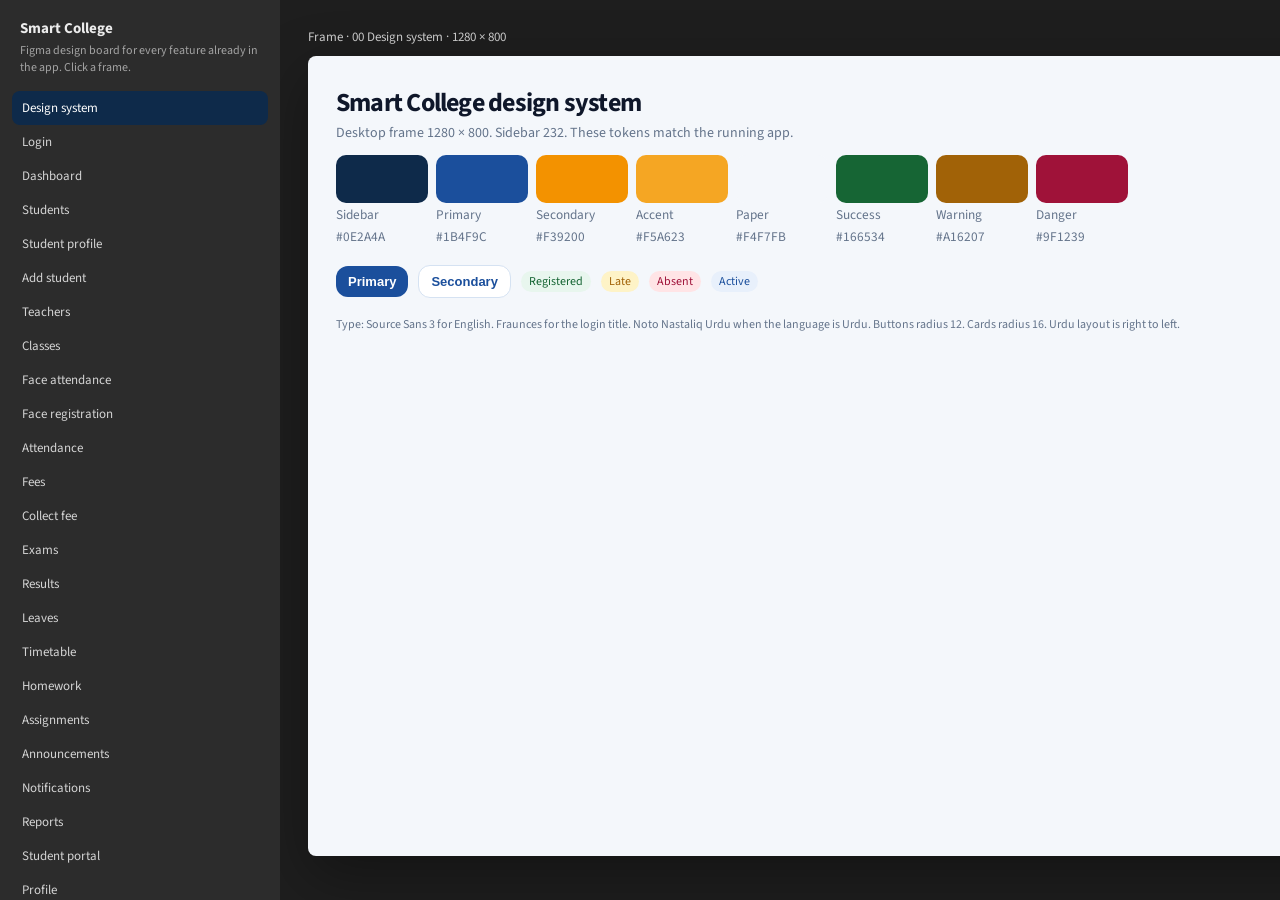
<file: design/smart-college-figma.html>
<!DOCTYPE html>
<html lang="en">
<head>
<meta charset="utf-8">
<meta name="viewport" content="width=device-width, initial-scale=1">
<title>Smart College — Figma design</title>
<link rel="preconnect" href="https://fonts.googleapis.com">
<link href="https://fonts.googleapis.com/css2?family=Fraunces:opsz,wght@9..144,640&family=Noto+Nastaliq+Urdu:wght@500;700&family=Source+Sans+3:wght@400;600;700&display=swap" rel="stylesheet">
<style>
  :root {
    --ink:#0f172a; --muted:#64748b; --paper:#f4f7fb; --card:#fff; --line:#e6edf5;
    --sidebar:#0E2A4A; --primary:#1B4F9C; --secondary:#F39200; --ok:#166534; --warn:#a16207; --danger:#9f1239;
  }
  * { box-sizing: border-box; }
  body { margin: 0; font-family: "Source Sans 3", "Segoe UI", sans-serif; color: var(--ink); background: #1e1e1e; display: grid; grid-template-columns: 280px 1fr; min-height: 100vh; }
  nav.pages { background: #2c2c2c; color: #ececec; padding: 18px 12px 28px; position: sticky; top: 0; height: 100vh; overflow: auto; }
  nav.pages h1 { font-size: 15px; margin: 0 8px 4px; }
  nav.pages p { margin: 0 8px 14px; color: #a3a3a3; font-size: 12px; line-height: 1.4; }
  nav.pages button { display: block; width: 100%; text-align: left; background: transparent; color: #d4d4d4; border: 0; border-radius: 8px; padding: 8px 10px; cursor: pointer; font: inherit; font-size: 13px; }
  nav.pages button.on { background: #0E2A4A; color: #fff; }
  nav.pages button:hover { background: #3a3a3a; }
  nav.pages .grp { margin: 14px 8px 6px; color: #8a8a8a; font-size: 11px; letter-spacing: .08em; text-transform: uppercase; }
  .stage { padding: 28px; overflow: auto; }
  .label { color: #cfcfcf; font-size: 13px; margin: 0 0 10px; }
  .art { width: 1280px; height: 800px; background: var(--paper); border-radius: 8px; overflow: hidden; box-shadow: 0 20px 60px rgba(0,0,0,.35); position: relative; }
  .shell { display: grid; grid-template-columns: 232px 1fr; height: 100%; }
  .side { background: linear-gradient(180deg, #12345c, var(--sidebar)); color: #e7eef8; padding: 14px 10px; display: flex; flex-direction: column; gap: 8px; }
  .logo { background: #fff; color: var(--primary); border-radius: 12px; height: 52px; display: grid; place-items: center; font-family: Fraunces, serif; font-weight: 640; }
  .who { display: flex; justify-content: space-between; font-size: 12px; padding: 0 4px; }
  .who span { background: rgba(255,255,255,.12); border-radius: 99px; padding: 2px 8px; }
  .sec { font-size: 10px; letter-spacing: .12em; text-transform: uppercase; color: #9fb4cc; margin: 8px 6px 2px; }
  .link { padding: 7px 8px; border-radius: 8px; font-size: 13px; color: #dbe7f5; }
  .link.on { background: rgba(255,255,255,.12); box-shadow: inset 3px 0 0 var(--secondary); color: #fff; }
  .top { height: 64px; background: #fffdf8; border-bottom: 1px solid var(--line); display: flex; align-items: center; gap: 12px; padding: 0 18px; }
  .search { flex: 1; background: #fff; border: 1px solid var(--line); border-radius: 10px; padding: 8px 12px; color: var(--muted); font-size: 13px; }
  .pill { border: 1px solid var(--line); background: #fff; border-radius: 999px; padding: 4px; display: flex; font-size: 12px; }
  .pill b { background: var(--secondary); color: #fff; border-radius: 999px; padding: 4px 8px; }
  .pill span { padding: 4px 8px; color: var(--muted); }
  .avatar { width: 32px; height: 32px; border-radius: 10px; background: var(--primary); color: #fff; display: grid; place-items: center; font-size: 13px; }
  .page { padding: 18px 20px; height: calc(100% - 64px); overflow: hidden; }
  h2 { margin: 0; font-size: 26px; letter-spacing: -.03em; }
  .sub { margin: 2px 0 12px; color: var(--muted); font-size: 14px; }
  .row { display: flex; gap: 10px; align-items: center; }
  .grow { flex: 1; }
  .btn { background: var(--primary); color: #fff; border: 0; border-radius: 12px; padding: 8px 12px; font-weight: 700; font-size: 13px; }
  .ghost { background: #fff; color: var(--primary); border: 1px solid #d5e2f2; }
  .card { background: #fff; border: 1px solid var(--line); border-radius: 16px; padding: 14px; box-shadow: 0 8px 24px rgba(15,23,42,.04); }
  .kpis { display: grid; grid-template-columns: repeat(6, 1fr); gap: 10px; margin-bottom: 12px; }
  .kpi span { display: block; color: var(--muted); font-size: 12px; }
  .kpi strong { font-size: 22px; }
  .grid2 { display: grid; grid-template-columns: 1fr 1fr; gap: 12px; }
  .bars { height: 120px; display: flex; align-items: end; gap: 8px; }
  .bars i { flex: 1; background: #8eafd8; border-radius: 6px 6px 0 0; display: block; }
  .bars.fee i { background: #f6c27a; }
  table { width: 100%; border-collapse: collapse; font-size: 13px; }
  th { text-align: left; font-size: 11px; letter-spacing: .06em; text-transform: uppercase; color: var(--muted); padding: 8px; border-bottom: 1px solid var(--line); }
  td { padding: 8px; border-bottom: 1px solid #f1f5f9; }
  .badge { border-radius: 99px; padding: 2px 8px; font-size: 12px; background: #e8f6ee; color: var(--ok); }
  .warn { background: #fef3c7; color: var(--warn); }
  .bad { background: #ffe4e6; color: var(--danger); }
  .blue { background: #e8f0fb; color: var(--primary); }
  .filters { display: grid; grid-template-columns: 1.4fr repeat(3, .8fr); gap: 8px; margin-bottom: 10px; }
  .field { background: #fff; border: 1px solid var(--line); border-radius: 10px; padding: 8px 10px; color: var(--muted); font-size: 13px; }
  .photo { width: 36px; height: 36px; border-radius: 8px; background: #dbe7f5; display: grid; place-items: center; color: var(--primary); font-weight: 700; }
  .hero { display: flex; gap: 16px; align-items: center; margin-bottom: 12px; }
  .face { width: 84px; height: 84px; border-radius: 18px; background: linear-gradient(160deg, #dbe7f5, #8eafd8); display: grid; place-items: center; font-size: 28px; color: var(--primary); font-weight: 700; }
  .tabs { display: flex; gap: 6px; margin-bottom: 12px; }
  .tabs span { padding: 6px 10px; border-radius: 999px; background: #fff; border: 1px solid var(--line); font-size: 13px; color: var(--muted); }
  .tabs span.on { background: var(--primary); color: #fff; border-color: var(--primary); }
  .form { display: grid; grid-template-columns: 1fr 1fr; gap: 10px; }
  .form label { display: grid; gap: 4px; font-size: 12px; color: var(--muted); }
  .form .wide { grid-column: 1 / -1; }
  input, select { border: 1px solid var(--line); border-radius: 10px; padding: 8px 10px; background: #fff; }
  .scan { display: grid; grid-template-columns: 1.1fr .9fr; gap: 12px; height: calc(100% - 70px); }
  .camera { background: #0b1c33; border-radius: 18px; min-height: 460px; position: relative; display: grid; place-items: center; color: #fff; }
  .oval { width: 220px; height: 280px; border: 3px solid var(--secondary); border-radius: 50%; }
  .status { position: absolute; left: 16px; right: 16px; bottom: 16px; background: rgba(255,255,255,.94); color: var(--ink); border-radius: 12px; padding: 10px 12px; }
  .steps span { display: block; padding: 6px 0; font-size: 13px; color: var(--muted); }
  .steps span.on { color: var(--ok); font-weight: 700; }
  .login { display: grid; grid-template-columns: 1.1fr .9fr; height: 100%; }
  .brand { background: linear-gradient(165deg, #0E2A4A, #1B4F9C 62%, #F39200); color: #faf7f2; padding: 48px; display: flex; flex-direction: column; justify-content: space-between; }
  .brand h2 { font-family: Fraunces, serif; font-size: 48px; line-height: .95; font-weight: 640; }
  .brand li { margin: 8px 0; }
  .panel { display: grid; place-items: center; }
  .login-card { width: 380px; background: #fff; border-radius: 24px; padding: 24px; border: 1px solid var(--line); display: grid; gap: 10px; }
  .swatches { display: flex; gap: 8px; flex-wrap: wrap; }
  .sw { width: 92px; }
  .sw i { display: block; height: 48px; border-radius: 10px; }
  .sw small { color: var(--muted); }
  .rtl { direction: rtl; font-family: "Noto Nastaliq Urdu", "Source Sans 3", serif; }
  .rtl .side { text-align: right; }
  .rtl .link.on { box-shadow: inset -3px 0 0 var(--secondary); }
  .note { font-size: 12px; color: var(--muted); }
</style>
</head>
<body>
<nav class="pages" id="pages">
  <h1>Smart College</h1>
  <p>Figma design board for every feature already in the app. Click a frame.</p>
</nav>
<div class="stage">
  <p class="label" id="label"></p>
  <div class="art" id="board"></div>
</div>
<script>
const nav = (on) => {
  const items = [
    ['Overview', [['Dashboard', 'dashboard']]],
    ['Academic', [['Students', 'students'], ['Teachers', 'teachers'], ['Classes', 'classes'], ['Timetable', 'timetable']]],
    ['Attendance', [['Face attendance', 'scan'], ['Face registration', 'register'], ['Attendance', 'attendance']]],
    ['Finance', [['Fees', 'fees']]],
    ['Examination', [['Exams', 'exams'], ['Results', 'results']]],
    ['Student services', [['Leaves', 'leaves'], ['Homework', 'homework'], ['Assignments', 'assignments'], ['Announcements', 'announcements']]],
    ['Resources', [['Reports', 'reports'], ['Settings', 'settings']]],
  ];
  return `<div class="logo">CMS</div><div class="who"><strong>Crescent Model School</strong><span>Admin</span></div>` +
    items.map(([sec, links]) => `<div class="sec">${sec}</div>` + links.map(([name, id]) => `<div class="link${id === on ? ' on' : ''}">${name}</div>`).join('')).join('');
};
const topbar = (q = 'Search students, teachers, fees') => `<header class="top"><div class="search">${q}</div><div class="pill"><b>English</b><span>اردو</span></div><div class="avatar">A</div></header>`;
const app = (active, title, sub, body) => `<div class="shell"><aside class="side">${nav(active)}</aside><section><div>${topbar()}</div><div class="page"><div class="row"><div class="grow"><h2>${title}</h2><p class="sub">${sub}</p></div></div>${body}</div></section></div>`;
const badge = (t, k='') => `<span class="badge ${k}">${t}</span>`;
const table = (heads, rows) => `<table><thead><tr>${heads.map(h => `<th>${h}</th>`).join('')}</tr></thead><tbody>${rows.map(r => `<tr>${r.map(c => `<td>${c}</td>`).join('')}</tr>`).join('')}</tbody></table>`;

const screens = [
  ['system', '00  Design system', `<div style="padding:28px">
    <h2>Smart College design system</h2>
    <p class="sub">Desktop frame 1280 × 800. Sidebar 232. These tokens match the running app.</p>
    <div class="swatches">
      ${[['#0E2A4A','Sidebar'],['#1B4F9C','Primary'],['#F39200','Secondary'],['#F5A623','Accent'],['#F4F7FB','Paper'],['#166534','Success'],['#A16207','Warning'],['#9F1239','Danger']].map(([c,n]) => `<div class="sw"><i style="background:${c}"></i><small>${n}<br>${c}</small></div>`).join('')}
    </div>
    <div class="row" style="margin-top:18px"><button class="btn">Primary</button><button class="btn ghost">Secondary</button>${badge('Registered')}${badge('Late','warn')}${badge('Absent','bad')}${badge('Active','blue')}</div>
    <p class="note" style="margin-top:18px">Type: Source Sans 3 for English. Fraunces for the login title. Noto Nastaliq Urdu when the language is Urdu. Buttons radius 12. Cards radius 16. Urdu layout is right to left.</p>
  </div>`],
  ['login', '01  Login', `<div class="login"><div class="brand"><div class="logo" style="width:160px">CMS</div><div><p>CRESCENT MODEL SCHOOL</p><h2>Attendance, fees, and exams in one place.</h2><ul><li>Face attendance after a live match</li><li>Fees, vouchers, and receipts</li><li>English and Urdu</li></ul></div><div>Session 2026–2027</div></div><div class="panel"><form class="login-card"><h2>Sign in</h2><label>Email<input value="admin@smartcollege.test"></label><label>Password<input type="password" value="password"></label><button class="btn">Sign in</button><p class="note">Demo password College@123</p></form></div></div>`],
  ['dashboard', '02  Dashboard', app('dashboard', 'Dashboard', 'Today at Crescent Model School', `
    <div class="card" style="margin-bottom:12px"><strong>Quick actions</strong><div class="row" style="margin-top:8px"><button class="btn">Add student</button><button class="btn ghost">Register face</button><button class="btn ghost">Start attendance</button><button class="btn">Collect fee</button></div></div>
    <div class="kpis">${[['Students','200'],['Teachers','15'],['Present','168'],['Late','9'],['Fee pending','PKR 842,000'],['Exams','2']].map(([a,b]) => `<article class="card kpi"><span>${a}</span><strong>${b}</strong></article>`).join('')}</div>
    <div class="grid2"><article class="card"><strong>Attendance, 7 days</strong><div class="bars">${[70,80,64,90,76,88,84].map(h => `<i style="height:${h}%"></i>`).join('')}</div></article><article class="card"><strong>Fee collection</strong><div class="bars fee">${[40,55,48,70,62,80].map(h => `<i style="height:${h}%"></i>`).join('')}</div></article></div>`)],
  ['students', '03  Students', app('students', 'Students', 'Search by name, ID, roll, or phone', `
    <div class="row" style="justify-content:flex-end;margin-top:-36px"><button class="btn">Add student</button></div>
    <div class="filters"><div class="field">Search</div><div class="field">Class</div><div class="field">Section</div><div class="field">Status</div></div>
    <div class="card">${table(['Photo','Name','ID','Roll','Class','Face','Status'], [
      ['<div class="photo">ع</div>','عدنان','STU-00201','05A-12','Class 5 A', badge('Registered'), badge('Active','blue')],
      ['<div class="photo">م</div>','محمد خان','STU-00002','01A-02','Class 1 A', badge('Registered'), badge('Active','blue')],
      ['<div class="photo">ع</div>','عائشہ خان','STU-00001','01A-01','Class 1 A', badge('Missing','bad'), badge('Active','blue')],
    ])}</div>`)],
  ['profile-student', '04  Student profile', app('students', 'عدنان', 'STU-00201 · Class 5 — A', `
    <div class="card hero"><div class="face">ع</div><div><h2 style="font-size:22px">عدنان</h2><p class="sub">STU-00201 · Class 5 — A</p>${badge('Active','blue')} ${badge('Registered')}</div></div>
    <div class="tabs"><span class="on">Overview</span><span>Attendance</span><span>Fees</span><span>Exams</span><span>Leave</span><span>Documents</span></div>
    <div class="grid2"><article class="card"><strong>Personal</strong><p>Date of birth · 12 Mar 2014<br>Phone · 0300 1234567<br>Address · House 18, Model Town, Lahore</p></article><article class="card"><strong>Academic</strong><p>Class 5 · Section A<br>Roll 05A-12<br>Attendance 94%</p><p>The portrait is the face saved for this student.</p></article></div>`)],
  ['student-form', '05  Add student', app('students', 'Add student', 'The account can sign in after the record is saved', `
    <div class="card form"><label>Name<input value="Adnan"></label><label>Email<input value="adnan@smartcollege.test"></label><label>Roll<input value="05A-12"></label><label>Class<select><option>Class 5</option></select></label><label>Section<select><option>A</option></select></label><label>Father name<input value="Tariq Malik"></label><label class="wide">Address<input value="House 18, Model Town, Lahore"></label><label>Photo<input value="Choose file"></label><div><button class="btn">Save</button></div></div>`)],
  ['teachers', '06  Teachers', app('teachers', 'Teachers', 'Employee code, subject, salary, and face', `
    <div class="card">${table(['Photo','Name','Code','Role','Classes','Face','Status'], [
      ['<div class="photo">ص</div>','صائمہ اقبال','TCH-0001','Senior Teacher','Class 5 · English', badge('Missing','bad'), badge('Active','blue')],
      ['<div class="photo">ط</div>','طارق ملک','TCH-0002','Teacher','Class 3 · Mathematics', badge('Missing','bad'), badge('Inactive','warn')],
    ])}</div>`)],
  ['classes', '07  Classes', app('classes', 'Classes', 'Classes, sections, subjects, and the session', `
    <div class="grid2"><article class="card"><strong>Class 5</strong><p>Sections A and B · 40 students</p><button class="btn ghost">Add section</button></article><article class="card"><strong>Subjects</strong><p>English, Urdu, Mathematics, General Science, Islamiat, Computer</p></article></div>`)],
  ['scan', '08  Face attendance', app('scan', 'Face attendance', 'Attendance is marked only after the live face matches a saved face', `
    <div class="scan"><div class="camera"><div class="oval"></div><div class="status"><strong>Face verified</strong><br>عدنان · STU-00201 · Present · 08:02 AM</div></div><div class="card"><strong>Today</strong><p>Present 168 · Late 9 · Absent 14 · Leave 3</p><p>${badge('Present')} عدنان · 08:02</p><p class="note">A different face stays unrecognized and does not mark this person.</p></div></div>`)],
  ['register', '09  Face registration', app('register', 'Face registration', 'Five views, then Save this face', `
    <div class="scan"><div class="camera"><div class="oval"></div><div class="status">Five samples captured. Press save to register this face.</div></div><div class="card"><label>Person<select><option>Student</option></select></label><label>Record<select><option>عدنان · STU-00201</option></select></label><div class="steps"><span class="on">1. Look straight</span><span class="on">2. Turn slightly left</span><span class="on">3. Turn slightly right</span><span class="on">4. Tilt slightly up</span><span class="on">5. Tilt slightly down</span></div><button class="btn">Save this face</button> <button class="btn ghost">Start again</button></div></div>`)],
  ['attendance', '10  Attendance', app('attendance', 'Student attendance', 'October 2026', `
    <div class="card">${table(['Name','1','2','3','4','5'], [
      ['عدنان', badge('P'), badge('P'), badge('L','warn'), badge('P'), badge('A','bad')],
      ['محمد خان', badge('P'), badge('P'), badge('P'), badge('Leave','blue'), badge('P')],
    ])}<p class="note">Close the day to mark anyone still empty as Absent, or Leave when leave is approved. Arrival by 08:15 is Present.</p></div>`)],
  ['fees', '11  Fees', app('fees', 'Student fees', 'Vouchers, collection, and pending amounts', `
    <div class="tabs"><span>Structure</span><span class="on">Student fees</span><span>Collect</span><span>Voucher</span><span>Payments</span><span>Defaulters</span></div>
    <div class="kpis" style="grid-template-columns:repeat(3,1fr)">${[['Total','PKR 1,240,000'],['Paid','PKR 398,000'],['Pending','PKR 842,000']].map(([a,b]) => `<article class="card kpi"><span>${a}</span><strong>${b}</strong></article>`).join('')}</div>
    <div class="card">${table(['Student','Fee','Due','Amount','Pending','Status'], [
      ['عدنان','Monthly Tuition','05 Oct','PKR 8,500','PKR 0', badge('Paid')],
      ['عائشہ خان','Monthly Tuition','05 Oct','PKR 8,500','PKR 8,500', badge('Overdue','bad')],
    ])}</div>`)],
  ['collect', '12  Collect fee', app('fees', 'Collect fee', 'Cash, bank, online, or other', `
    <div class="card form"><label>Student<select><option>عدنان · STU-00201</option></select></label><label>Voucher<select><option>October tuition · PKR 8,500</option></select></label><label>Amount<input value="8500"></label><label>Method<select><option>Cash</option></select></label><div><button class="btn">Record payment</button> <button class="btn ghost">Print receipt</button></div></div>`)],
  ['exams', '13  Exams', app('exams', 'Examinations', 'Date sheet, marks, and publish', `
    <div class="tabs"><span class="on">Exams</span><span>Schedule</span><span>Marks</span><span>Results</span></div>
    <div class="card">${table(['Exam','Class','Starts','Status',''], [
      ['Mid-Term Examination 2026','Class 5','12 Oct', badge('Published','blue'), '<button class="btn ghost">Marks</button>'],
      ['September Monthly Test','Class 5','20 Sep', badge('Published','blue'), '<button class="btn ghost">Report card</button>'],
    ])}</div>`)],
  ['results', '14  Results', app('results', 'Results', 'Visible to families after the exam is published', `
    <div class="card">${table(['Student','Exam','Obtained','Percent','Grade','Result'], [
      ['عدنان','Mid-Term','412 / 500','82.4','A', badge('Pass')],
      ['محمد خان','Mid-Term','288 / 500','57.6','C', badge('Pass')],
    ])}</div>`)],
  ['leaves', '15  Leaves', app('leaves', 'Leaves', 'Approve a request before the day is closed', `
    <div class="card">${table(['Student','Dates','Days','Reason','Status'], [
      ['عدنان','10–11 Oct','2','Family visit', badge('Pending','warn')],
      ['عائشہ خان','02 Oct','1','Fever', badge('Approved')],
    ])}</div>`)],
  ['timetable', '16  Timetable', app('timetable', 'Timetable', 'Class 5 A · Saturday week', `
    <div class="card">${table(['Time','Subject','Teacher'], [
      ['08:00','English','صائمہ اقبال'],
      ['08:45','Mathematics','طارق ملک'],
      ['09:30','Urdu','حنا شاہ'],
    ])}</div>`)],
  ['homework', '17  Homework', app('homework', 'Homework', 'Posted to a class and shown in the portal', `
    <div class="card">${table(['Class','Subject','Work','Due'], [
      ['Class 5 A','English','Reading and words worksheet','06 Oct'],
      ['Class 5 A','Mathematics','Chapter review questions','07 Oct'],
    ])}</div>`)],
  ['assignments', '18  Assignments', app('assignments', 'Assignments', 'Students submit from the portal', `
    <div class="card">${table(['Class','Subject','Title','Due','File'], [
      ['Class 5 A','English','Picture story','08 Oct','story.pdf'],
      ['Class 5 A','Computer','Subject notebook assignment','09 Oct','Choose file'],
    ])}</div>`)],
  ['announcements', '19  Announcements', app('announcements', 'Announcements', 'Everyone, one class, or parents', `
    <div class="card"><h2 style="font-size:18px">Saturday is a working day</h2><p>Classes run Monday to Saturday. Parents of Class 5 should note the mid-term date sheet.</p>${badge('Class 5','blue')}</div>`)],
  ['notifications', '20  Notifications', app('dashboard', 'Notifications', 'Unread notices from the header bell', `
    <div class="card"><p><strong>Fee reminder</strong><br>October tuition for عائشہ خان is overdue.</p><p><strong>Leave request</strong><br>عدنان asked for 10–11 Oct.</p><button class="btn ghost">Mark all read</button></div>`)],
  ['reports', '21  Reports', app('reports', 'Reports', 'Show on screen, download CSV, or print PDF', `
    <div class="filters"><div class="field">Student list</div><div class="field">From</div><div class="field">To</div><div class="field">Show</div></div>
    <div class="card">${table(['Name','ID','Class','Status'], [['عدنان','STU-00201','Class 5 A','Active'],['عائشہ خان','STU-00001','Class 1 A','Active']])}<div class="row" style="margin-top:10px"><button class="btn">Excel</button><button class="btn ghost">Print PDF</button></div></div>`)],
  ['portal', '22  Student portal', `<div class="shell"><aside class="side"><div class="logo">CMS</div><div class="who"><strong>عدنان</strong><span>Student</span></div><div class="sec">Study</div><div class="link on">Dashboard</div><div class="link">Attendance</div><div class="link">Fees</div><div class="link">Results</div><div class="sec">Work</div><div class="link">Timetable</div><div class="link">Homework</div><div class="link">Assignments</div></aside><section>${topbar('My work')}<div class="page"><div class="card hero"><div class="face">ع</div><div><h2 style="font-size:22px">عدنان</h2><p class="sub">STU-00201 · Class 5 — A</p></div></div><div class="kpis" style="grid-template-columns:repeat(4,1fr)">${[['Attendance','94%'],['Present','86'],['Pending fee','PKR 0'],['Leave left','18']].map(([a,b]) => `<article class="card kpi"><span>${a}</span><strong>${b}</strong></article>`).join('')}</div></div></section></div>`],
  ['profile', '23  Profile', app('dashboard', 'Profile', 'Account, photo, and password', `
    <div class="card hero"><div class="face">ع</div><div><h2 style="font-size:22px">عدنان</h2>${badge('Student','blue')} ${badge('Registered')}<p>adnan@smartcollege.test<br>Face · Saved</p><button class="btn">Edit profile</button> <button class="btn ghost">Change password</button></div></div>`)],
  ['settings', '24  Settings', app('settings', 'Settings', 'College, attendance, fees, users, backup', `
    <div class="tabs"><span class="on">General</span><span>Appearance</span><span>Attendance</span><span>Fees</span><span>Language</span><span>Backup</span><span>Audit</span></div>
    <div class="card form"><label>College name<input value="Crescent Model School"></label><label>Short name<input value="CMS"></label><label class="wide">Address<input value="14-B Gulberg III, Lahore"></label><label>Logo<input value="Choose file"></label><div><button class="btn">Save changes</button></div></div>`)],
  ['urdu', '25  Urdu', `<div class="shell rtl"><aside class="side"><div class="logo">سی ایم ایس</div><div class="who"><strong>کریسنٹ ماڈل اسکول</strong><span>ایڈمن</span></div><div class="sec">تعلیم</div><div class="link on">طلبہ</div><div class="link">اساتذہ</div><div class="link">حاضری</div></aside><section><header class="top"><div class="search">تلاش</div><div class="pill"><span>انگریزی</span><b>اردو</b></div><div class="avatar">ا</div></header><div class="page"><h2>طلبہ</h2><p class="sub">نام، شناخت، اور چہرہ</p><div class="card">${table(['تصویر','نام','شناخت','چہرہ'], [['<div class="photo">ع</div>','عدنان','STU-00201', badge('رجسٹرڈ')],['<div class="photo">م</div>','محمد خان','STU-00002', badge('رجسٹرڈ')]])}</div></div></section></div>`],
];

const pages = document.getElementById('pages');
const board = document.getElementById('board');
const label = document.getElementById('label');
let group = '';
screens.forEach(([id, name, html], index) => {
  const section = name.slice(0, 2);
  const button = document.createElement('button');
  button.textContent = name.replace(/^\d+\s+/, '');
  button.dataset.id = id;
  if (index === 0) button.className = 'on';
  button.onclick = () => show(id);
  pages.appendChild(button);
});
function show(id) {
  const screen = screens.find((item) => item[0] === id);
  [...pages.querySelectorAll('button')].forEach((button) => button.classList.toggle('on', button.dataset.id === id));
  label.textContent = 'Frame  ·  ' + screen[1] + '  ·  1280 × 800';
  board.innerHTML = screen[2];
}
show('system');
</script>
</body>
</html>
</file>
